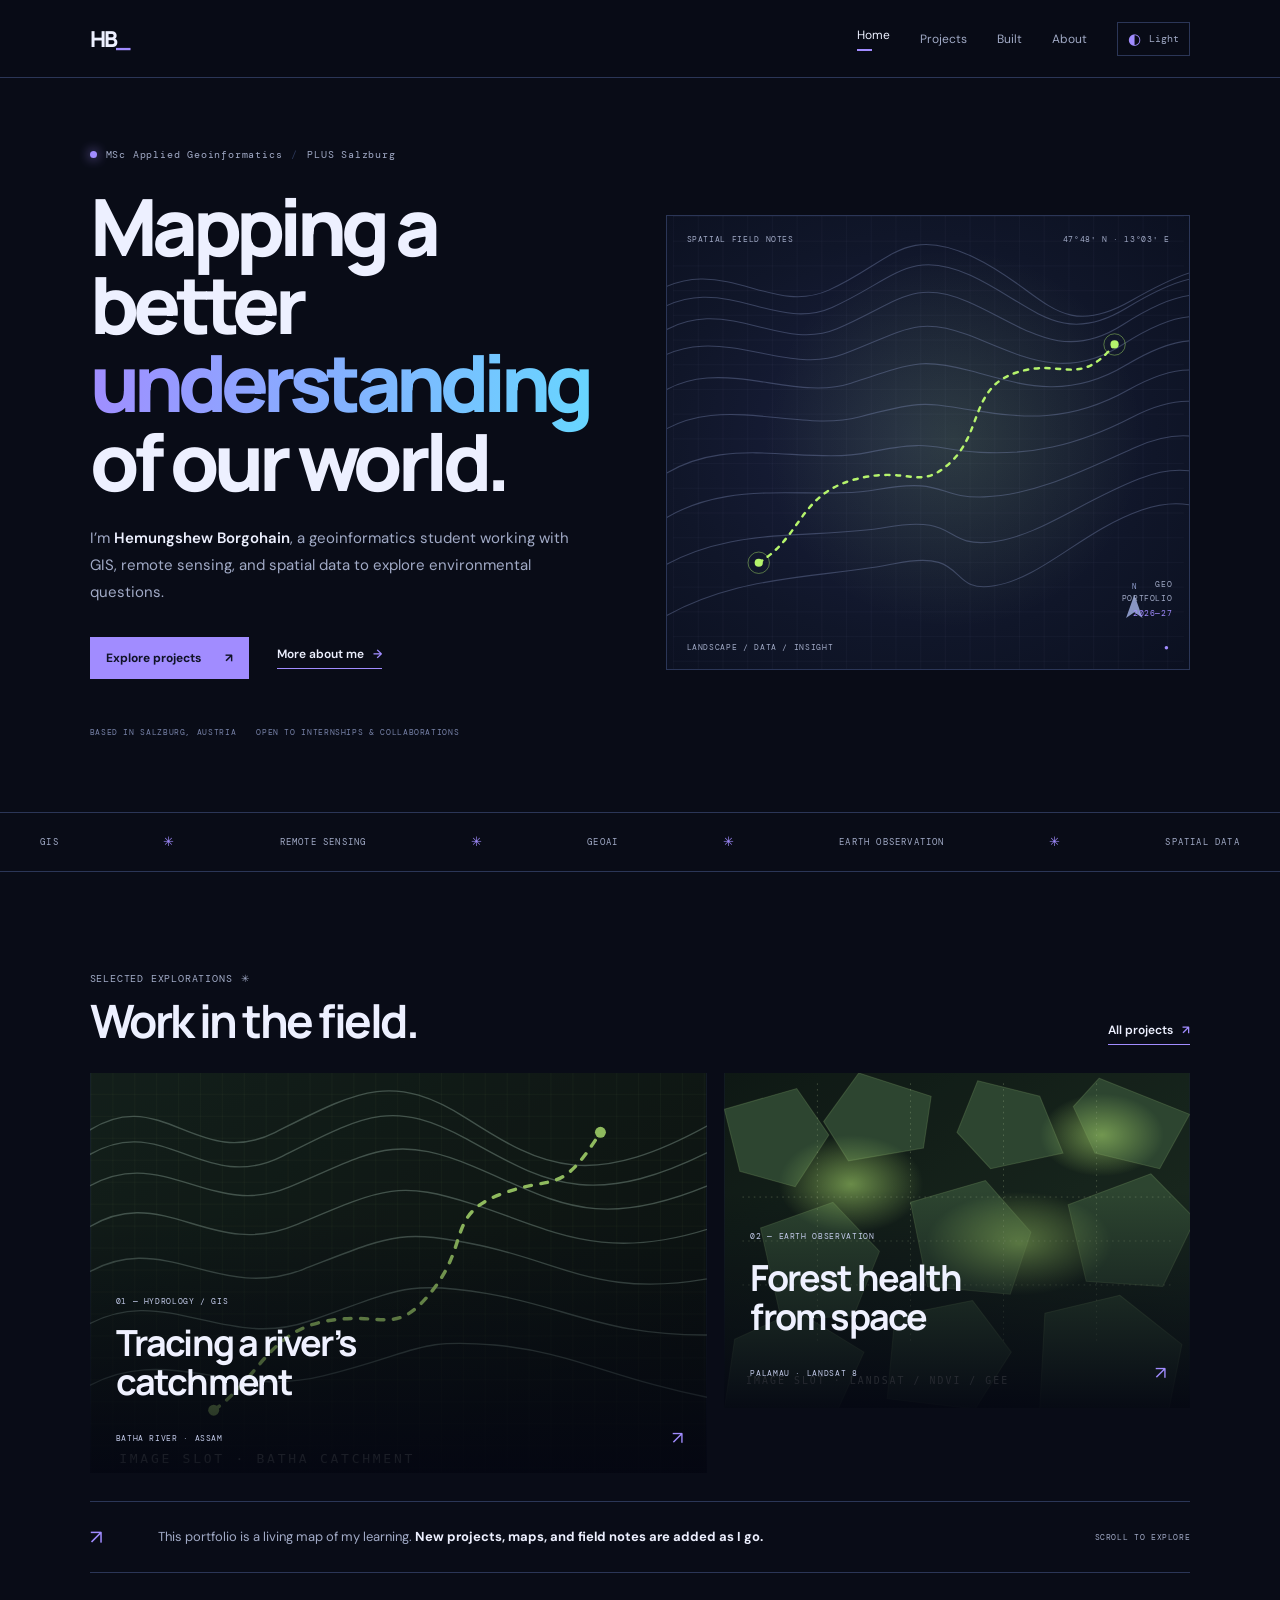
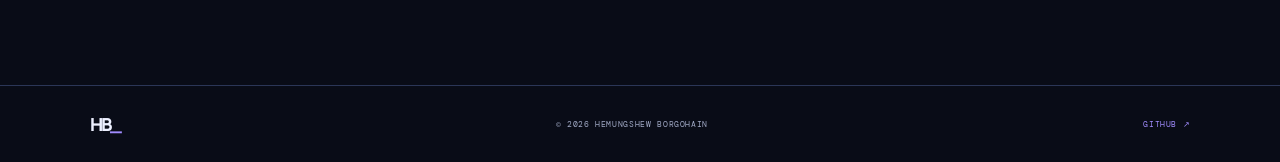
<file: index.html>
<!doctype html>
<html lang="en" data-theme="dark">
<head>
  <meta charset="utf-8">
  <meta name="viewport" content="width=device-width, initial-scale=1">
  <meta name="theme-color" content="#0b1110">
  <meta name="description" content="Hemungshew Borgohain — Applied Geoinformatics, GIS, remote sensing, and GeoAI portfolio.">
  <title>Hemungshew Borgohain | Geospatial Portfolio</title>
  <link rel="preconnect" href="https://fonts.googleapis.com">
  <link rel="preconnect" href="https://fonts.gstatic.com" crossorigin>
  <link href="https://fonts.googleapis.com/css2?family=DM+Mono:wght@400;500&family=DM+Sans:wght@400;500;600;700&family=Manrope:wght@400;500;600;700;800&display=swap" rel="stylesheet">
  <link rel="stylesheet" href="styles.css">
</head>
<body>
  <header class="site-header">
    <a class="brand" href="index.html" aria-label="Home">HB<span>_</span></a>
    <button class="menu-toggle" aria-expanded="false" aria-controls="site-nav" aria-label="Open navigation">☰</button>
    <nav id="site-nav" class="site-nav" aria-label="Main navigation">
      <a class="nav-link active" href="index.html">Home</a><a class="nav-link" href="projects.html">Projects</a><a class="nav-link" href="built.html">Built</a><a class="nav-link" href="about.html">About</a>
      <button class="theme-toggle" type="button" aria-label="Switch color theme" title="Switch color theme"><span class="theme-icon">◐</span><span class="theme-label">Light</span></button>
    </nav>
  </header>

  <main>
    <section class="hero wrap">
      <div class="hero-content">
        <p class="eyebrow"><span class="live-dot"></span> MSc Applied Geoinformatics <span class="eyebrow-divider">/</span> PLUS Salzburg</p>
        <h1>Mapping a better<br><span class="gradient-text">understanding</span><br>of our world.</h1>
        <p class="hero-intro">I’m <strong>Hemungshew Borgohain</strong>, a geoinformatics student working with GIS, remote sensing, and spatial data to explore environmental questions.</p>
        <div class="hero-cta"><a class="button button-primary" href="projects.html">Explore projects <span>↗</span></a><a class="underlink" href="about.html">More about me <span>→</span></a></div>
        <div class="hero-meta"><span>BASED IN SALZBURG, AUSTRIA</span><span>OPEN TO INTERNSHIPS & COLLABORATIONS</span></div>
      </div>
      <div class="hero-visual" aria-label="Abstract topographic map illustration">
        <div class="visual-top"><span>SPATIAL FIELD NOTES</span><span>47°48′ N · 13°03′ E</span></div>
        <svg class="topo-map" viewBox="0 0 620 550" role="img" aria-label="Contour lines with an analysis route">
          <defs><pattern id="grid" width="30" height="30" patternUnits="userSpaceOnUse"><path d="M30 0H0V30" fill="none" stroke="currentColor" stroke-opacity=".1"/></pattern><radialGradient id="glow"><stop stop-color="#b5f46c" stop-opacity=".13"/><stop offset="1" stop-color="#b5f46c" stop-opacity="0"/></radialGradient></defs>
          <rect width="620" height="550" fill="url(#grid)"/><circle cx="340" cy="270" r="230" fill="url(#glow)"/>
          <g fill="none" stroke="currentColor" stroke-opacity=".34" stroke-width="1.3">
            <path d="M-40 104C55 34 113 124 189 90S280 10 365 50s102 104 191 53 110-42 120-30"/><path d="M-35 125C55 58 119 144 193 111s94-73 168-39 108 89 189 40 110-42 122-25"/><path d="M-28 151C56 85 126 168 199 137s92-62 159-33 113 76 188 28 108-41 126-20"/>
            <path d="M-35 185C44 120 132 196 206 168s90-47 151-24 116 59 189 12 107-39 134-14"/><path d="M-30 226C46 160 140 228 216 203s85-31 145-15 116 37 189-7 107-33 136-6"/>
            <path d="M-31 274C47 208 147 265 226 244s80-17 139-8 115 16 188-25 105-23 137 5"/><path d="M-26 325C55 259 156 304 237 287s77-3 136 0 113-6 185-43 106-14 138 15"/>
            <path d="M-27 379C59 313 164 347 248 332s71 11 130 9 112-28 183-60 108-4 139 24"/><path d="M-32 438C61 372 171 394 259 378s68 24 126 18 109-49 181-77 109 7 138 36"/>
            <path d="M-34 501C68 432 179 441 270 422s61 37 120 27 107-67 179-92 108 17 137 44"/>
          </g>
          <path d="M104 421C156 390 153 338 220 320s78 16 117-21 24-91 80-109 75 20 119-34" fill="none" stroke="#b5f46c" stroke-width="3" stroke-dasharray="5 8" stroke-linecap="round"/>
          <g fill="#b5f46c"><circle cx="104" cy="421" r="5"/><circle cx="536" cy="156" r="5"/></g><g fill="none" stroke="#b5f46c" stroke-opacity=".5"><circle cx="104" cy="421" r="13"/><circle cx="536" cy="156" r="13"/></g>
          <g transform="translate(550 460)" fill="currentColor"><path d="M0 28 10 0l10 28-10-7z"/><text x="7" y="-7" font-family="monospace" font-size="10">N</text></g>
        </svg>
        <div class="visual-bottom"><span>LANDSCAPE / DATA / INSIGHT</span><span class="coord-dot">●</span></div>
        <span class="visual-stamp">GEO<br>PORTFOLIO<br><b>2026—27</b></span>
      </div>
    </section>

    <section class="ticker" aria-label="Areas of interest"><div class="ticker-inner"><span>GIS</span><i>✳</i><span>REMOTE SENSING</span><i>✳</i><span>GEOAI</span><i>✳</i><span>EARTH OBSERVATION</span><i>✳</i><span>SPATIAL DATA</span></div></section>

    <section class="section wrap featured-section">
      <div class="section-head"><div><p class="eyebrow">SELECTED EXPLORATIONS <span class="lime">✳</span></p><h2>Work in the field.</h2></div><a class="underlink" href="projects.html">All projects <span>↗</span></a></div>
      <div class="featured-grid">
        <a class="feature-card feature-large" href="projects.html#batha"><img src="assets/batha-placeholder.svg" alt="Topographic placeholder for Batha River catchment project"><div class="feature-overlay"><span class="card-kicker">01 — HYDROLOGY / GIS</span><h3>Tracing a river’s<br>catchment</h3><span class="card-foot">BATHA RIVER · ASSAM <b>↗</b></span></div></a>
        <a class="feature-card" href="projects.html#palamau"><img src="assets/palamau-placeholder.svg" alt="Satellite vegetation placeholder for Palamau remote sensing project"><div class="feature-overlay"><span class="card-kicker">02 — EARTH OBSERVATION</span><h3>Forest health<br>from space</h3><span class="card-foot">PALAMAU · LANDSAT 8 <b>↗</b></span></div></a>
      </div>
      <div class="home-note"><span class="note-mark">↗</span><p>This portfolio is a living map of my learning. <strong>New projects, maps, and field notes are added as I go.</strong></p><span class="note-count">SCROLL TO EXPLORE</span></div>
    </section>
  </main>

  <footer class="site-footer"><div class="wrap footer-inner"><a class="brand" href="index.html">HB<span>_</span></a><span>© <span data-current-year>2026</span> HEMUNGSHEW BORGOHAIN</span><a class="footer-link" href="https://github.com/hemungshewborgohain7777" target="_blank" rel="noopener noreferrer">GITHUB ↗</a></div></footer>
  <script src="app.js" defer></script>
</body>
</html>
</file>
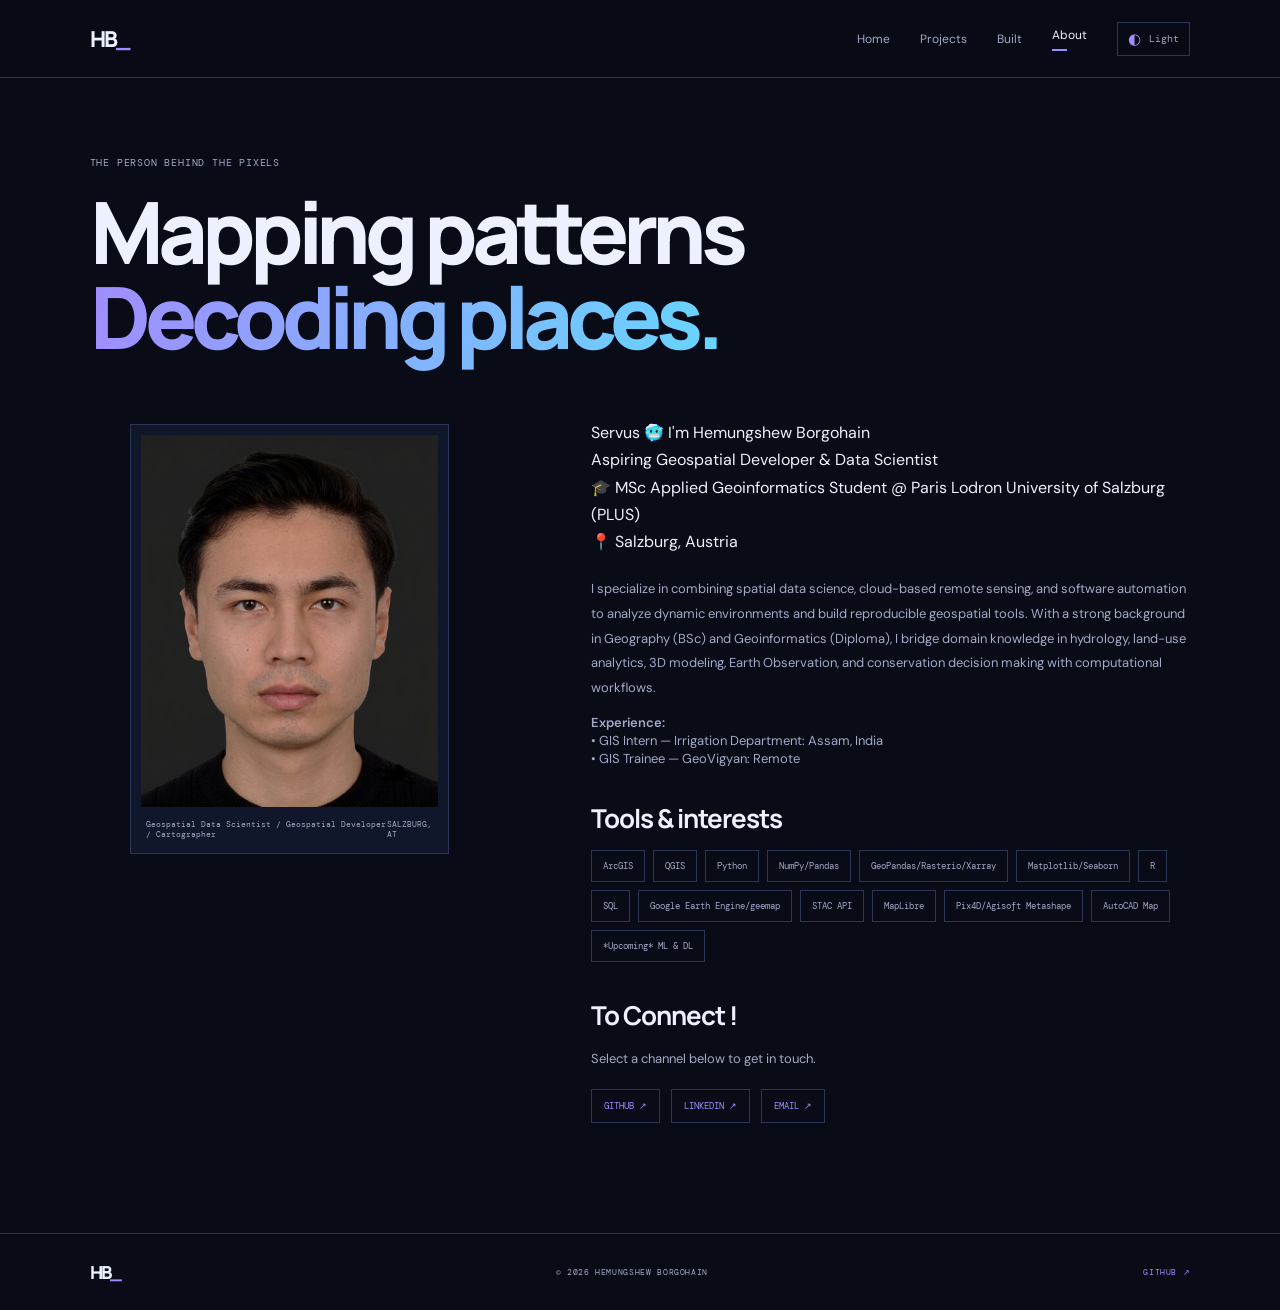
<file: about.html>
<!doctype html>
<html lang="en" data-theme="dark">
<head>
  <meta charset="utf-8">
  <meta name="viewport" content="width=device-width, initial-scale=1">
  <meta name="theme-color" content="#0b1110">
  <meta name="description" content="About Hemungshew Borgohain, MSc Applied Geoinformatics student at PLUS Salzburg.">
  <title>About | Hemungshew Borgohain</title>
  <link rel="preconnect" href="https://fonts.googleapis.com">
  <link rel="preconnect" href="https://fonts.gstatic.com" crossorigin>
  <link href="https://fonts.googleapis.com/css2?family=DM+Mono:wght@400;500&family=DM+Sans:wght@400;500;600;700&family=Manrope:wght@400;500;600;700;800&display=swap" rel="stylesheet">
  <link rel="stylesheet" href="styles.css">
</head>
<body>
  <header class="site-header">
    <a class="brand" href="index.html" aria-label="Home">HB<span>_</span></a>
    <button class="menu-toggle" aria-expanded="false" aria-controls="site-nav" aria-label="Open navigation">☰</button>
    <nav id="site-nav" class="site-nav" aria-label="Main navigation">
      <a class="nav-link" href="index.html">Home</a><a class="nav-link" href="projects.html">Projects</a><a class="nav-link" href="built.html">Built</a><a class="nav-link active" href="about.html">About</a>
      <button class="theme-toggle" type="button" aria-label="Switch color theme" title="Switch color theme"><span class="theme-icon">◐</span><span class="theme-label">Light</span></button>
    </nav>
  </header>

  <main class="wrap page-main">
    <section class="page-intro">
      <p class="eyebrow">THE PERSON BEHIND THE PIXELS</p>
      <h1>Mapping patterns<br><span class="gradient-text">Decoding places.</span></h1>
    </section>

    <div class="about-grid">
      <figure class="profile-frame">
        <img src="assets/etpfp.png" alt="Professional portrait of Hemungshew Borgohain">
        <figcaption class="profile-caption">
          <span>Geospatial Data Scientist / Geospatial Developer / Cartographer</span>
          <span>SALZBURG, AT</span>
        </figcaption>
      </figure>

      <div class="about-copy">
        <p class="page-lead">Servus 🥶 I'm Hemungshew Borgohain<br>
        Aspiring Geospatial Developer & Data Scientist<br>
        🎓 MSc Applied Geoinformatics Student @ Paris Lodron University of Salzburg (PLUS)<br>
        📍 Salzburg, Austria</p>

        <p>I specialize in combining spatial data science, cloud-based remote sensing, and software automation to analyze dynamic environments and build reproducible geospatial tools. With a strong background in Geography (BSc) and Geoinformatics (Diploma), I bridge domain knowledge in hydrology, land-use analytics, 3D modeling, Earth Observation, and conservation decision making with computational workflows.</p>

        <p style="margin: 0 !important; padding: 0 !important; line-height: 1.4; font-weight: 600;">Experience:</p>
        <p style="margin: 0 !important; padding: 0 !important; line-height: 1.4;">• GIS Intern — Irrigation Department: Assam, India</p>
        <p style="margin: 0 !important; padding: 0 !important; line-height: 1.4;">• GIS Trainee — GeoVigyan: Remote</p>

        <h2 style="margin-top: 2rem;">Tools & interests</h2>
        <div class="skill-cloud">
          <span>ArcGIS</span><span>QGIS</span><span>Python</span><span>NumPy/Pandas</span><span>GeoPandas/Rasterio/Xarray</span><span>Matplotlib/Seaborn</span><span>R</span><span>SQL</span><span>Google Earth Engine/geemap</span><span>STAC API</span><span>MapLibre</span><span>Pix4D/Agisoft Metashape</span><span>AutoCAD Map</span><span>*Upcoming* ML & DL</span>
        </div>

        <h2>To Connect !</h2>
        <p>Select a channel below to get in touch.</p>
        <div class="contact-links">
          <a href="https://github.com/hemungshewborgohain7777" target="_blank" rel="noopener noreferrer">GITHUB ↗</a>
          <a href="https://www.linkedin.com/in/et7777/" target="_blank" rel="noopener noreferrer">LINKEDIN ↗</a>
          <a href="https://mail.google.com/mail/?view=cm&fs=1&to=hemungshewborgohain7777@gmail.com" target="_blank" rel="noopener noreferrer">EMAIL ↗</a>
        </div>
      </div>
    </div>
  </main>

  <footer class="site-footer">
    <div class="wrap footer-inner">
      <a class="brand" href="index.html">HB<span>_</span></a>
      <span>© <span data-current-year>2026</span> HEMUNGSHEW BORGOHAIN</span>
      <a class="footer-link" href="https://github.com/hemungshewborgohain7777" target="_blank" rel="noopener noreferrer">GITHUB ↗</a>
    </div>
  </footer>

  <script src="app.js" defer></script>
</body>
</html>
</file>
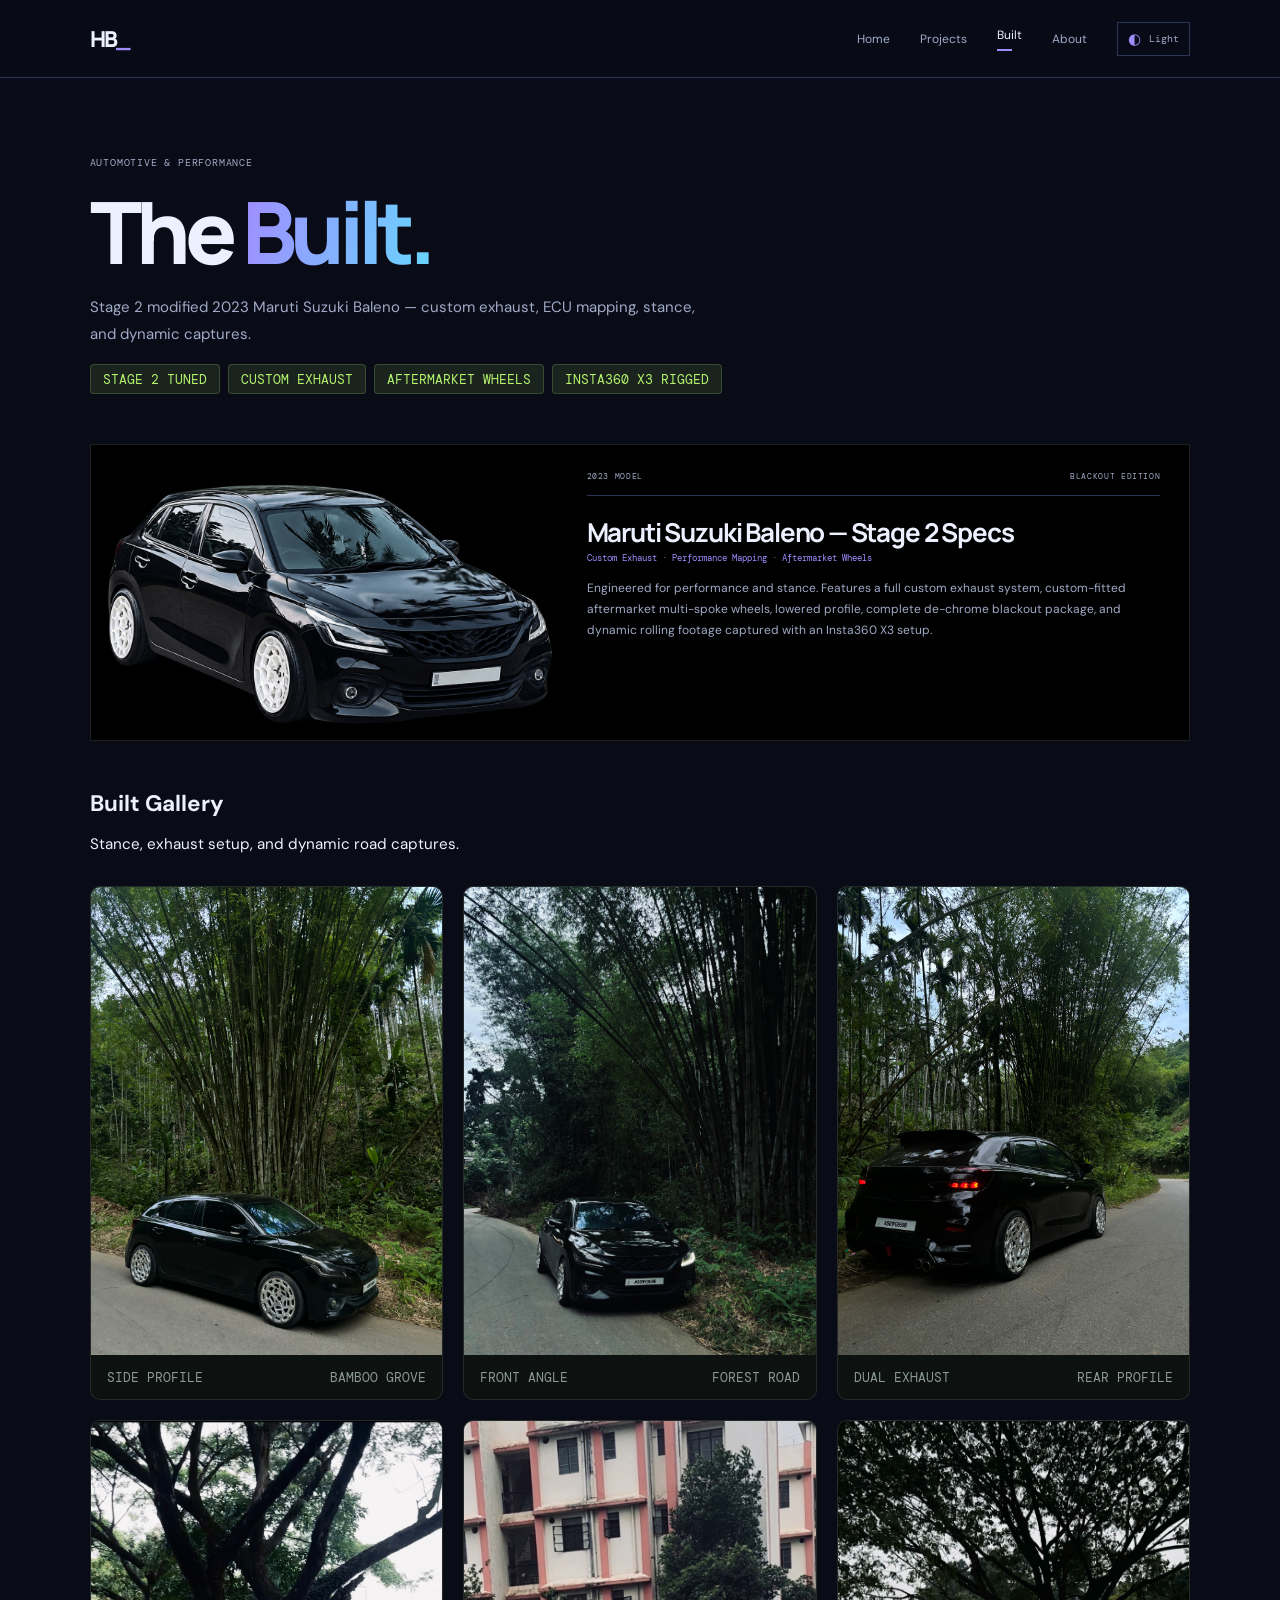
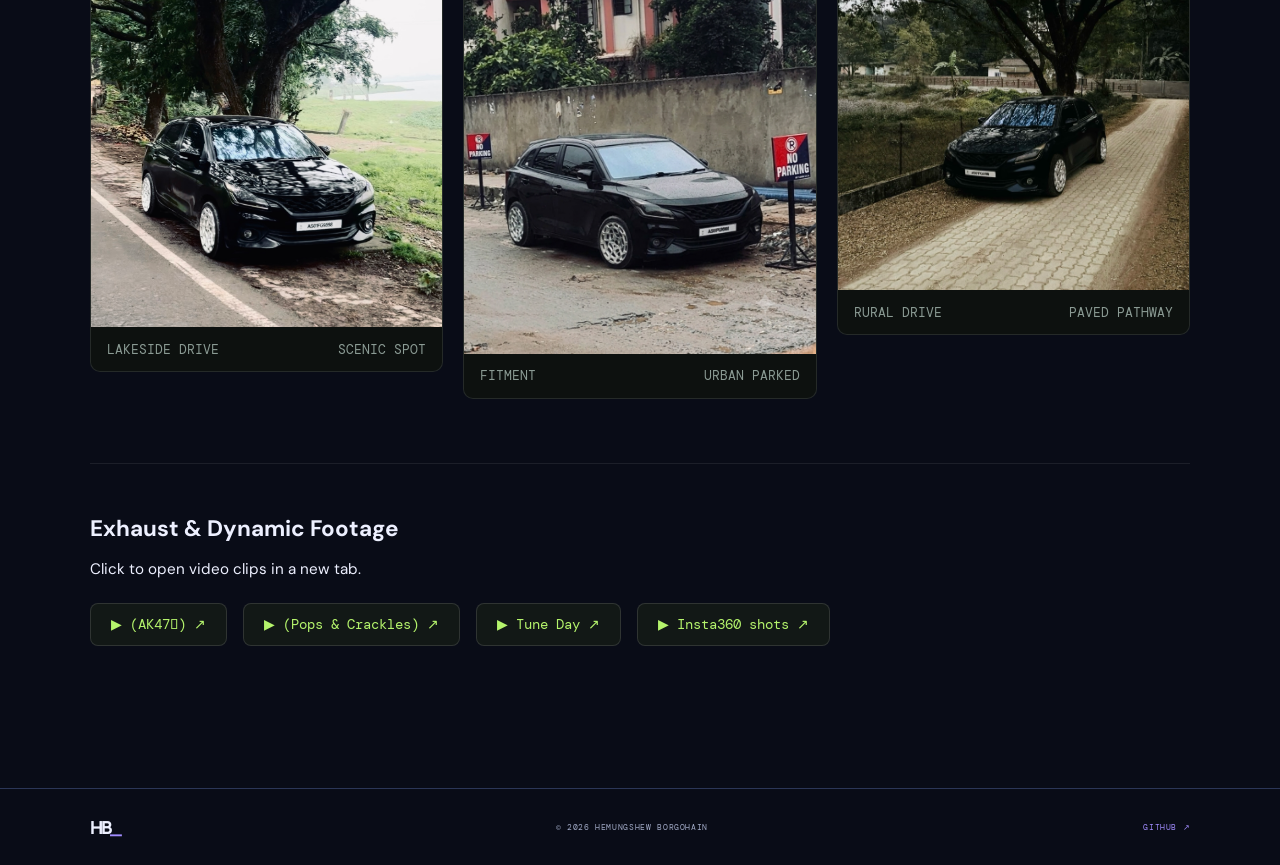
<file: built.html>
<!doctype html>
<html lang="en" data-theme="dark">
<head>
  <meta charset="utf-8">
  <meta name="viewport" content="width=device-width, initial-scale=1">
  <meta name="theme-color" content="#0b1110">
  <meta name="description" content="Stage 2 Maruti Suzuki Baleno built gallery, custom exhaust, performance specs, and media captures.">
  <title>Builts & Media | Hemungshew Borgohain</title>
  <link rel="preconnect" href="https://fonts.googleapis.com">
  <link rel="preconnect" href="https://fonts.gstatic.com" crossorigin>
  <link href="https://fonts.googleapis.com/css2?family=DM+Mono:wght@400;500&family=DM+Sans:wght@400;500;600;700&family=Manrope:wght@400;500;600;700;800&display=swap" rel="stylesheet">
  <link rel="stylesheet" href="styles.css">
  <style>
    /* Continuous Masonry Collage Layout */
    .built-collage {
      column-count: 3;
      column-gap: 1.25rem;
      margin-top: 2rem;
    }

    @media (max-width: 900px) {
      .built-collage {
        column-count: 2;
      }
    }

    @media (max-width: 550px) {
      .built-collage {
        column-count: 1;
      }
    }

    .collage-card {
      break-inside: avoid;
      margin-bottom: 1.25rem;
      border-radius: 10px;
      overflow: hidden;
      background: var(--bg-card, #121816);
      border: 1px solid var(--border-color, rgba(255, 255, 255, 0.08));
      transition: transform 0.3s ease, border-color 0.3s ease, box-shadow 0.3s ease;
    }

    .collage-card:hover {
      transform: translateY(-4px);
      border-color: rgba(181, 244, 108, 0.4);
      box-shadow: 0 12px 30px rgba(0, 0, 0, 0.4);
    }

    .collage-card img {
      width: 100%;
      height: auto; /* Natural aspect ratio preserves full image detail */
      display: block;
    }

    .collage-meta {
      padding: 0.85rem 1rem;
      font-family: 'DM Mono', monospace;
      font-size: 0.8rem;
      color: var(--text-muted, #8b9b94);
      display: flex;
      justify-content: space-between;
      align-items: center;
      background: rgba(0, 0, 0, 0.3);
    }

    .spec-pills {
      display: flex;
      flex-wrap: wrap;
      gap: 0.5rem;
      margin-top: 1rem;
    }

    .spec-pills span {
      font-family: 'DM Mono', monospace;
      font-size: 0.8rem;
      padding: 0.35rem 0.75rem;
      background: rgba(181, 244, 108, 0.1);
      color: #b5f46c;
      border-radius: 4px;
      border: 1px solid rgba(181, 244, 108, 0.2);
    }
  </style>
</head>
<body>
  <header class="site-header">
    <a class="brand" href="index.html" aria-label="Home">HB<span>_</span></a>
    <button class="menu-toggle" aria-expanded="false" aria-controls="site-nav" aria-label="Open navigation">☰</button>
    <nav id="site-nav" class="site-nav" aria-label="Main navigation">
      <a class="nav-link" href="index.html">Home</a><a class="nav-link" href="projects.html">Projects</a><a class="nav-link active" href="built.html">Built</a><a class="nav-link" href="about.html">About</a>
      <button class="theme-toggle" type="button" aria-label="Switch color theme" title="Switch color theme"><span class="theme-icon">◐</span><span class="theme-label">Light</span></button>
    </nav>
  </header>

  <main class="wrap page-main">
    <section class="page-intro">
      <p class="eyebrow">AUTOMOTIVE & PERFORMANCE</p>
      <h1>The <span class="gradient-text">Built.</span></h1>
      <p class="page-lead">Stage 2 modified 2023 Maruti Suzuki Baleno — custom exhaust, ECU mapping, stance, and dynamic captures.</p>
      
      <div class="spec-pills">
        <span>STAGE 2 TUNED</span>
        <span>CUSTOM EXHAUST</span>
        <span>AFTERMARKET WHEELS</span>
        <span>INSTA360 X3 RIGGED</span>
      </div>
    </section>
    
<!-- Main Spec Banner (Pitch Black Background) -->
    <article class="project-card" style="margin-top: 2rem; background: #000000; border-color: rgba(255, 255, 255, 0.12);">
      <div class="project-image" style="background: #000000;">
        <img src="assets/CB9F7B52-0C21-4869-883A-0AD70C4A7409.PNG" alt="Stage 2 Baleno Spec Render">
      </div>
      <div class="project-info" style="background: #000000;">
        <div class="project-meta">
          <span>2023 MODEL</span>
          <span>BLACKOUT EDITION</span>
        </div>
        <h2>Maruti Suzuki Baleno — Stage 2 Specs</h2>
        <p class="project-location">Custom Exhaust · Performance Mapping · Aftermarket Wheels</p>
        <p class="project-summary">
          Engineered for performance and stance. Features a full custom exhaust system, custom-fitted aftermarket multi-spoke wheels, lowered profile, complete de-chrome blackout package, and dynamic rolling footage captured with an Insta360 X3 setup.
        </p>
      </div>
    </article>

    <!-- Full Build Collage -->
    <h2 style="margin-top: 3rem; margin-bottom: 0.5rem;">Built Gallery</h2>
    <p style="color: var(--text-muted); font-size: 0.95rem; margin-bottom: 1.5rem;">Stance, exhaust setup, and dynamic road captures.</p>

    <div class="built-collage">

      <!-- 1. Bamboo Grove Profile -->
      <div class="collage-card">
        <img src="assets/IMG_1241.jpeg" alt="Stage 2 Baleno side angle in bamboo grove">
        <div class="collage-meta">
          <span>SIDE PROFILE</span>
          <span>BAMBOO GROVE</span>
        </div>
      </div>

     
        <!-- 6. Lakeside Scenic Drive -->
      <div class="collage-card">
        <img src="assets/IMG_0673.jpg" alt="Scenic lakeside view under tree shade">
        <div class="collage-meta">
          <span>LAKESIDE DRIVE</span>
          <span>SCENIC SPOT</span>
        </div>
      </div>

      <!-- 3. Low Front Forest Road Angle -->
      <div class="collage-card">
        <img src="assets/IMG_1234 2.jpeg" alt="Front low angle on forest road">
        <div class="collage-meta">
          <span>FRONT ANGLE</span>
          <span>FOREST ROAD</span>
        </div>
      </div>

      <!-- 4. Urban Street Stance
      <div class="collage-card">
        <img src="assets/IMG_7306.jpg" alt="Frontal view in urban street setting">
        <div class="collage-meta">
          <span>STANCE</span>
          <span>BLACKOUT FRONT</span>
        </div>
      </div> -->

      <!-- 5. Parked Fitment View -->
      <div class="collage-card">
        <img src="assets/IMG_0278.png" alt="Parked side-front angle view showing wheel fitment">
        <div class="collage-meta">
          <span>FITMENT</span>
          <span>URBAN PARKED</span>
        </div>
      </div>

       <!-- 2. Dual Exhaust Rear Profile -->
         <div class="collage-card">
        <img src="assets/IMG_1243.jpeg" alt="Rear view with custom dual exhaust tips">
        <div class="collage-meta">
          <span>DUAL EXHAUST</span>
          <span>REAR PROFILE</span>
        </div>
      </div>


      <!-- 7. Rural Pathway View -->
      <div class="collage-card">
        <img src="assets/IMG_7306.jpg" alt="Parked along cobblestone pathway under trees">
        <div class="collage-meta">
          <span>RURAL DRIVE</span>
          <span>PAVED PATHWAY</span>
        </div>
      </div>

    </div>

    <!-- Video Links Section -->
    <section style="margin-top: 4rem; margin-bottom: 2rem; padding-top: 2rem; border-top: 1px solid var(--border-color, rgba(255, 255, 255, 0.08));">
      <h2 style="margin-bottom: 0.5rem;">Exhaust & Dynamic Footage</h2>
      <p style="color: var(--text-muted); font-size: 0.95rem; margin-bottom: 1.5rem;">Click to open video clips in a new tab.</p>
      
      <div style="display: flex; flex-wrap: wrap; gap: 1rem;">
        <!-- Local MP4 Links -->
        <a href="assets/slowhip2.MP4" target="_blank" rel="noopener noreferrer" style="display: inline-flex; align-items: center; gap: 0.5rem; padding: 0.75rem 1.25rem; background: var(--bg-card, #121816); border: 1px solid var(--border-color, rgba(255, 255, 255, 0.12)); border-radius: 8px; color: #b5f46c; font-family: 'DM Mono', monospace; font-size: 0.85rem; text-decoration: none; transition: background 0.2s ease, border-color 0.2s ease;">
          <span>▶</span> (AK47🫪) ↗
        </a>
        <a href="assets/slowhip1.MP4" target="_blank" rel="noopener noreferrer" style="display: inline-flex; align-items: center; gap: 0.5rem; padding: 0.75rem 1.25rem; background: var(--bg-card, #121816); border: 1px solid var(--border-color, rgba(255, 255, 255, 0.12)); border-radius: 8px; color: #b5f46c; font-family: 'DM Mono', monospace; font-size: 0.85rem; text-decoration: none; transition: background 0.2s ease, border-color 0.2s ease;">
          <span>▶</span> (Pops & Crackles) ↗
        </a>

        <!-- YouTube Links -->
        <a href="https://youtube.com/shorts/XOsG94dz6dU?si=a-RpAi0HvpXAkrOf" target="_blank" rel="noopener noreferrer" style="display: inline-flex; align-items: center; gap: 0.5rem; padding: 0.75rem 1.25rem; background: var(--bg-card, #121816); border: 1px solid var(--border-color, rgba(255, 255, 255, 0.12)); border-radius: 8px; color: #b5f46c; font-family: 'DM Mono', monospace; font-size: 0.85rem; text-decoration: none; transition: background 0.2s ease, border-color 0.2s ease;">
          <span>▶</span> Tune Day ↗
        </a>
        <a href="https://youtube.com/shorts/HjiajpumoDo?si=hd88qeY3TW7XSif3" target="_blank" rel="noopener noreferrer" style="display: inline-flex; align-items: center; gap: 0.5rem; padding: 0.75rem 1.25rem; background: var(--bg-card, #121816); border: 1px solid var(--border-color, rgba(255, 255, 255, 0.12)); border-radius: 8px; color: #b5f46c; font-family: 'DM Mono', monospace; font-size: 0.85rem; text-decoration: none; transition: background 0.2s ease, border-color 0.2s ease;">
          <span>▶</span> Insta360 shots ↗
        </a>
      </div>
    </section>

  </main>

  <footer class="site-footer">
    <div class="wrap footer-inner">
      <a class="brand" href="index.html">HB<span>_</span></a>
      <span>© <span data-current-year>2026</span> HEMUNGSHEW BORGOHAIN</span>
      <a class="footer-link" href="https://github.com/hemungshewborgohain7777" target="_blank" rel="noopener noreferrer">GITHUB ↗</a>
    </div>
  </footer>

  <script src="app.js" defer></script>
</body>
</html>
</file>
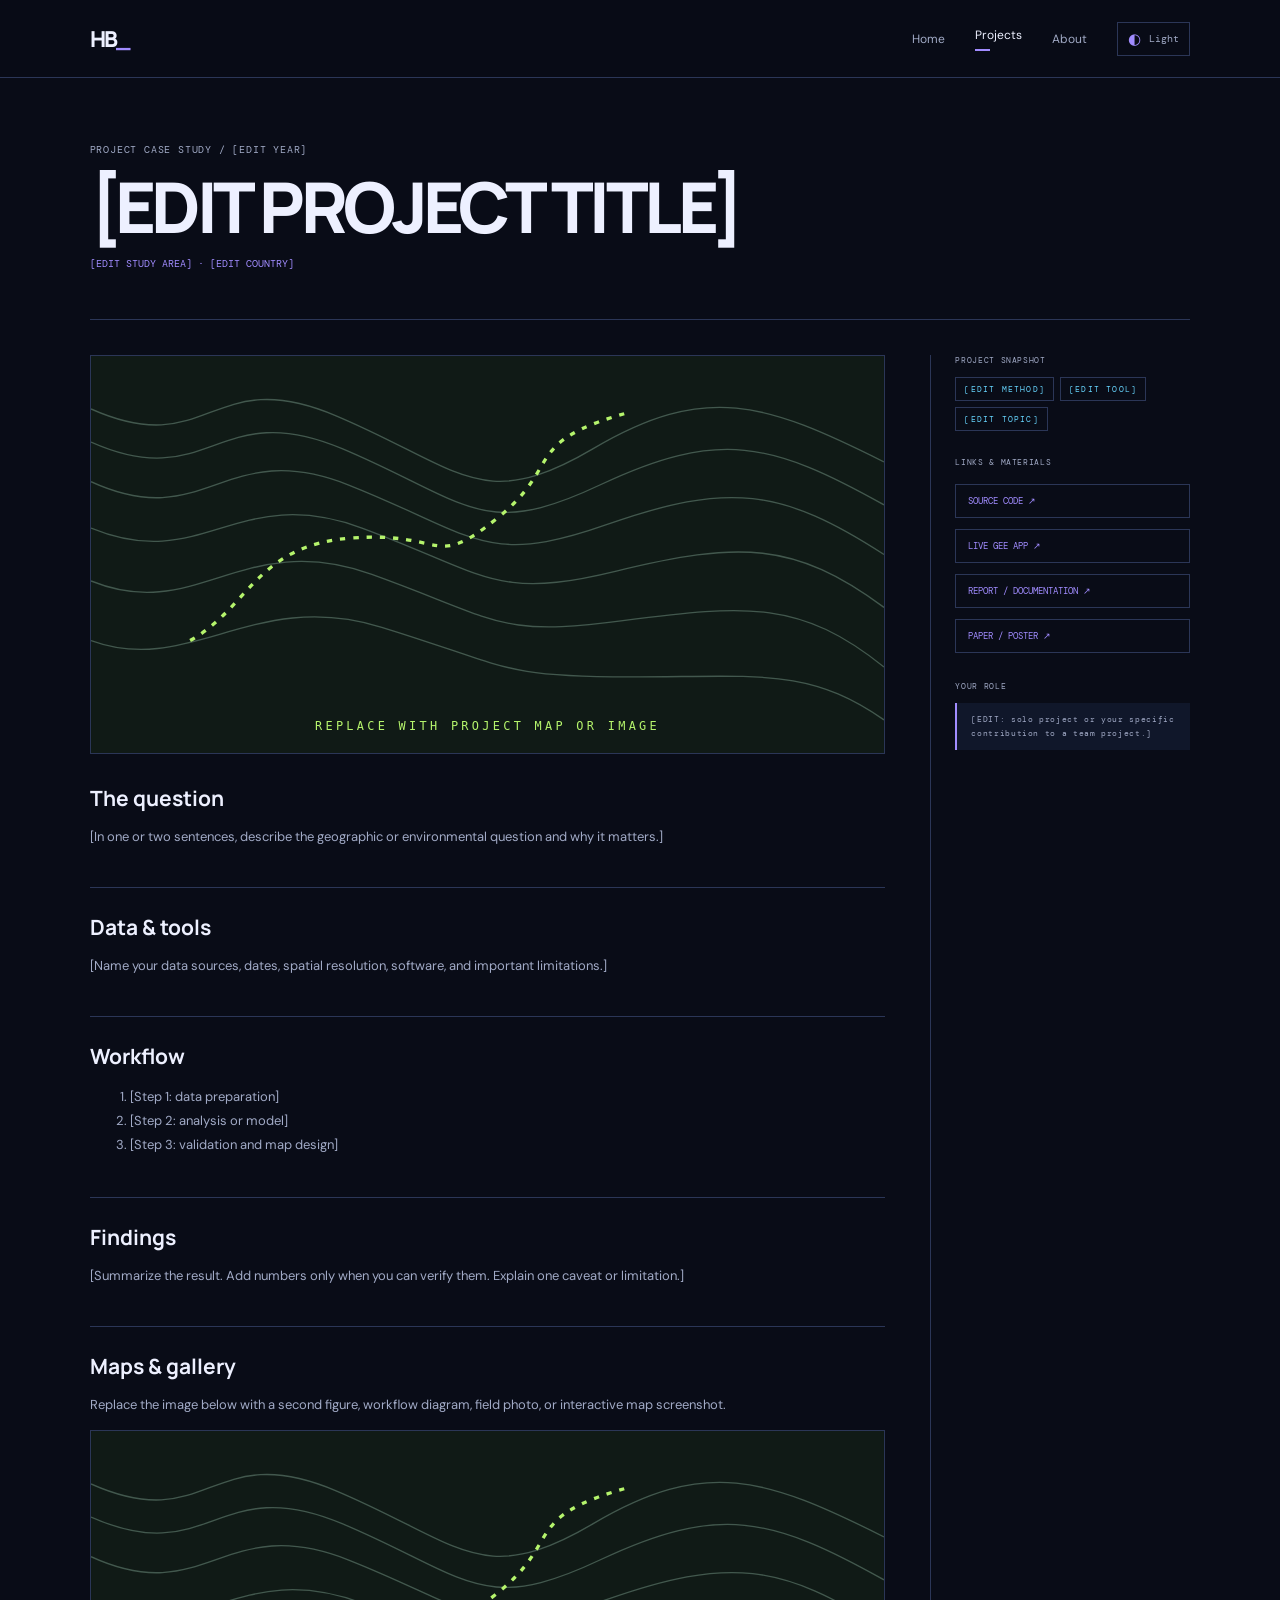
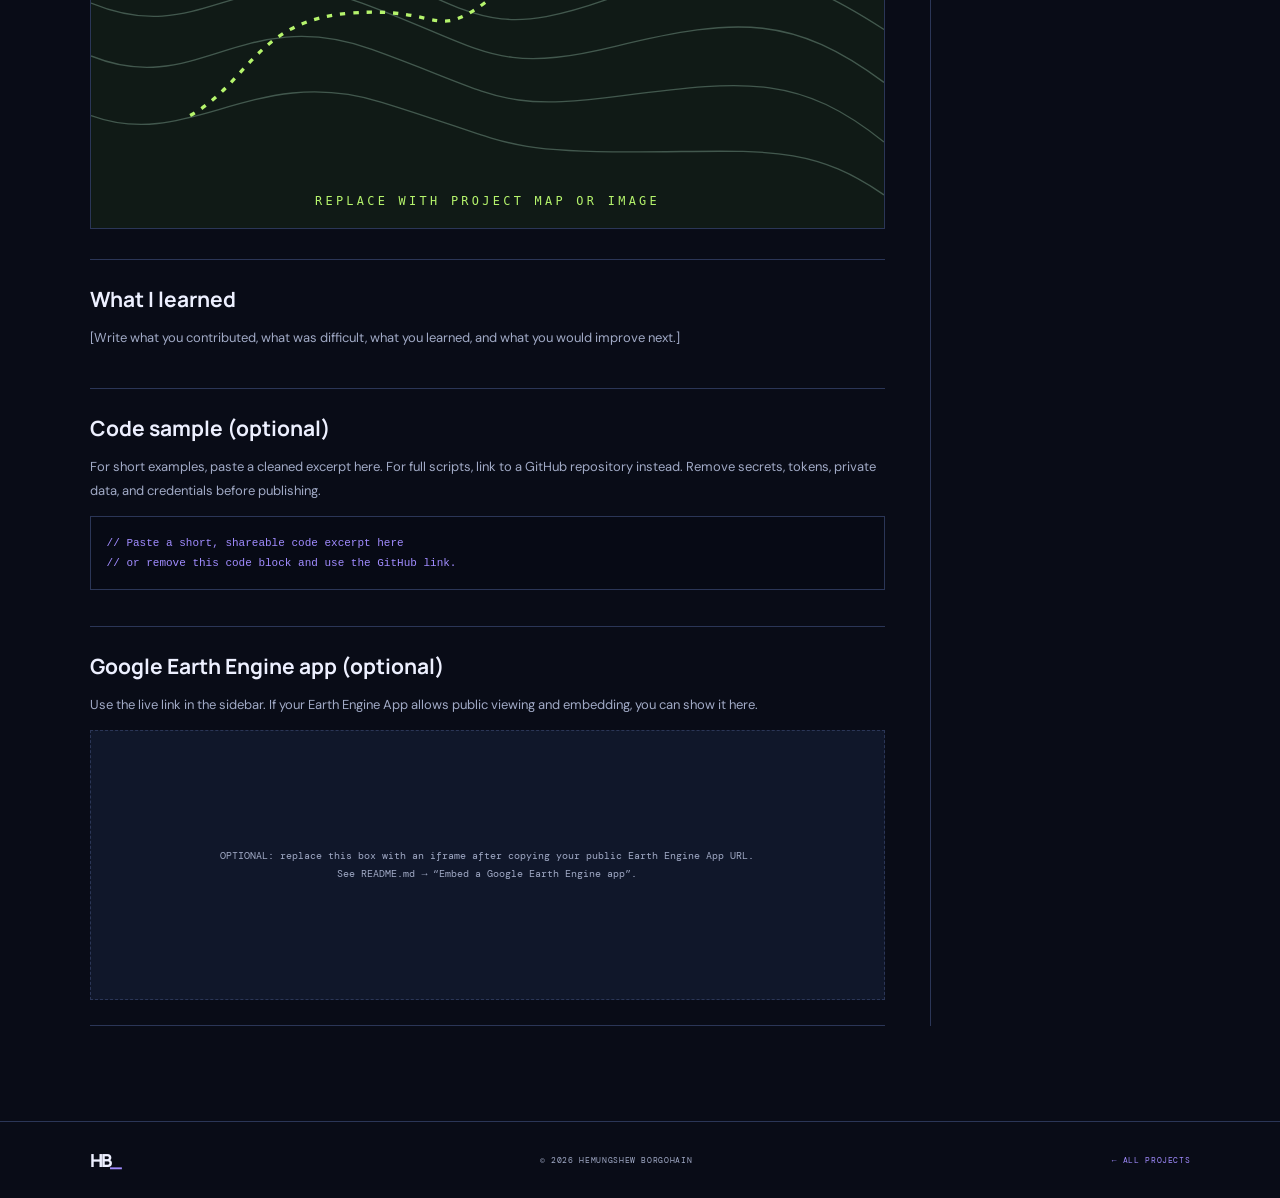
<file: project-template.html>
<!doctype html>
<html lang="en" data-theme="dark">
<head><meta charset="utf-8"><meta name="viewport" content="width=device-width, initial-scale=1"><meta name="theme-color" content="#0b1110"><meta name="description" content="Project case study template — edit this page with your project details."><title>Project Case Study | Hemungshew Borgohain</title><link rel="preconnect" href="https://fonts.googleapis.com"><link rel="preconnect" href="https://fonts.gstatic.com" crossorigin><link href="https://fonts.googleapis.com/css2?family=DM+Mono:wght@400;500&family=DM+Sans:wght@400;500;600;700&family=Manrope:wght@400;500;600;700;800&display=swap" rel="stylesheet"><link rel="stylesheet" href="styles.css"></head>
<body>
  <header class="site-header"><a class="brand" href="index.html" aria-label="Home">HB<span>_</span></a><button class="menu-toggle" aria-expanded="false" aria-controls="site-nav" aria-label="Open navigation">☰</button><nav id="site-nav" class="site-nav" aria-label="Main navigation"><a class="nav-link" href="index.html">Home</a><a class="nav-link active" href="projects.html">Projects</a><a class="nav-link" href="about.html">About</a><button class="theme-toggle" type="button" aria-label="Switch color theme" title="Switch color theme"><span class="theme-icon">◐</span><span class="theme-label">Light</span></button></nav></header>
  <main class="wrap">
    <!-- EDIT THIS PAGE: replace every [EDIT ...] instruction with your project details. -->
    <section class="template-hero"><p class="eyebrow">PROJECT CASE STUDY / [EDIT YEAR]</p><h1>[EDIT PROJECT TITLE]</h1><p class="project-location">[EDIT STUDY AREA] · [EDIT COUNTRY]</p></section>
    <div class="template-layout">
      <div class="template-content">
        <img class="template-image" src="assets/project-detail-placeholder.svg" alt="Replace with the main map or project image">
        <section><h2>The question</h2><p>[In one or two sentences, describe the geographic or environmental question and why it matters.]</p></section>
        <section><h2>Data & tools</h2><p>[Name your data sources, dates, spatial resolution, software, and important limitations.]</p></section>
        <section><h2>Workflow</h2><ol><li>[Step 1: data preparation]</li><li>[Step 2: analysis or model]</li><li>[Step 3: validation and map design]</li></ol></section>
        <section><h2>Findings</h2><p>[Summarize the result. Add numbers only when you can verify them. Explain one caveat or limitation.]</p></section>
        <section><h2>Maps & gallery</h2><p>Replace the image below with a second figure, workflow diagram, field photo, or interactive map screenshot.</p><img class="template-image" src="assets/project-gallery-placeholder.svg" alt="Replace with a supporting map or project photo"></section>
        <section><h2>What I learned</h2><p>[Write what you contributed, what was difficult, what you learned, and what you would improve next.]</p></section>
        <section><h2>Code sample (optional)</h2><p>For short examples, paste a cleaned excerpt here. For full scripts, link to a GitHub repository instead. Remove secrets, tokens, private data, and credentials before publishing.</p><pre class="code-placeholder"><code>// Paste a short, shareable code excerpt here
// or remove this code block and use the GitHub link.</code></pre></section>
        <section><h2>Google Earth Engine app (optional)</h2><p>Use the live link in the sidebar. If your Earth Engine App allows public viewing and embedding, you can show it here.</p><div class="embed-placeholder">OPTIONAL: replace this box with an iframe after copying your public Earth Engine App URL.<br>See README.md → “Embed a Google Earth Engine app”.</div>
          <!-- OPTIONAL GEE EMBED: after checking the app's access settings, replace APP_URL and uncomment:
          <iframe class="gee-frame" src="APP_URL" title="Interactive Google Earth Engine map" loading="lazy" allowfullscreen></iframe>
          -->
        </section>
      </div>
      <aside class="template-sidebar"><p class="template-section-label">PROJECT SNAPSHOT</p><div class="tag-row"><span>[EDIT METHOD]</span><span>[EDIT TOOL]</span><span>[EDIT TOPIC]</span></div><p class="template-section-label">LINKS & MATERIALS</p><div class="contact-links"><a href="https://YOUR-GITHUB-REPOSITORY">SOURCE CODE ↗</a><a href="https://YOUR-GEE-APP-URL">LIVE GEE APP ↗</a><a href="https://YOUR-DOCUMENTATION-LINK">REPORT / DOCUMENTATION ↗</a><a href="https://YOUR-PUBLICATION-LINK">PAPER / POSTER ↗</a></div><p class="template-section-label" style="margin-top:28px">YOUR ROLE</p><p class="template-note">[EDIT: solo project or your specific contribution to a team project.]</p></aside>
    </div>
  </main>
  <footer class="site-footer"><div class="wrap footer-inner"><a class="brand" href="index.html">HB<span>_</span></a><span>© <span data-current-year>2026</span> HEMUNGSHEW BORGOHAIN</span><a class="footer-link" href="projects.html">← ALL PROJECTS</a></div></footer>
  <script src="app.js" defer></script>
</body></html>
</file>
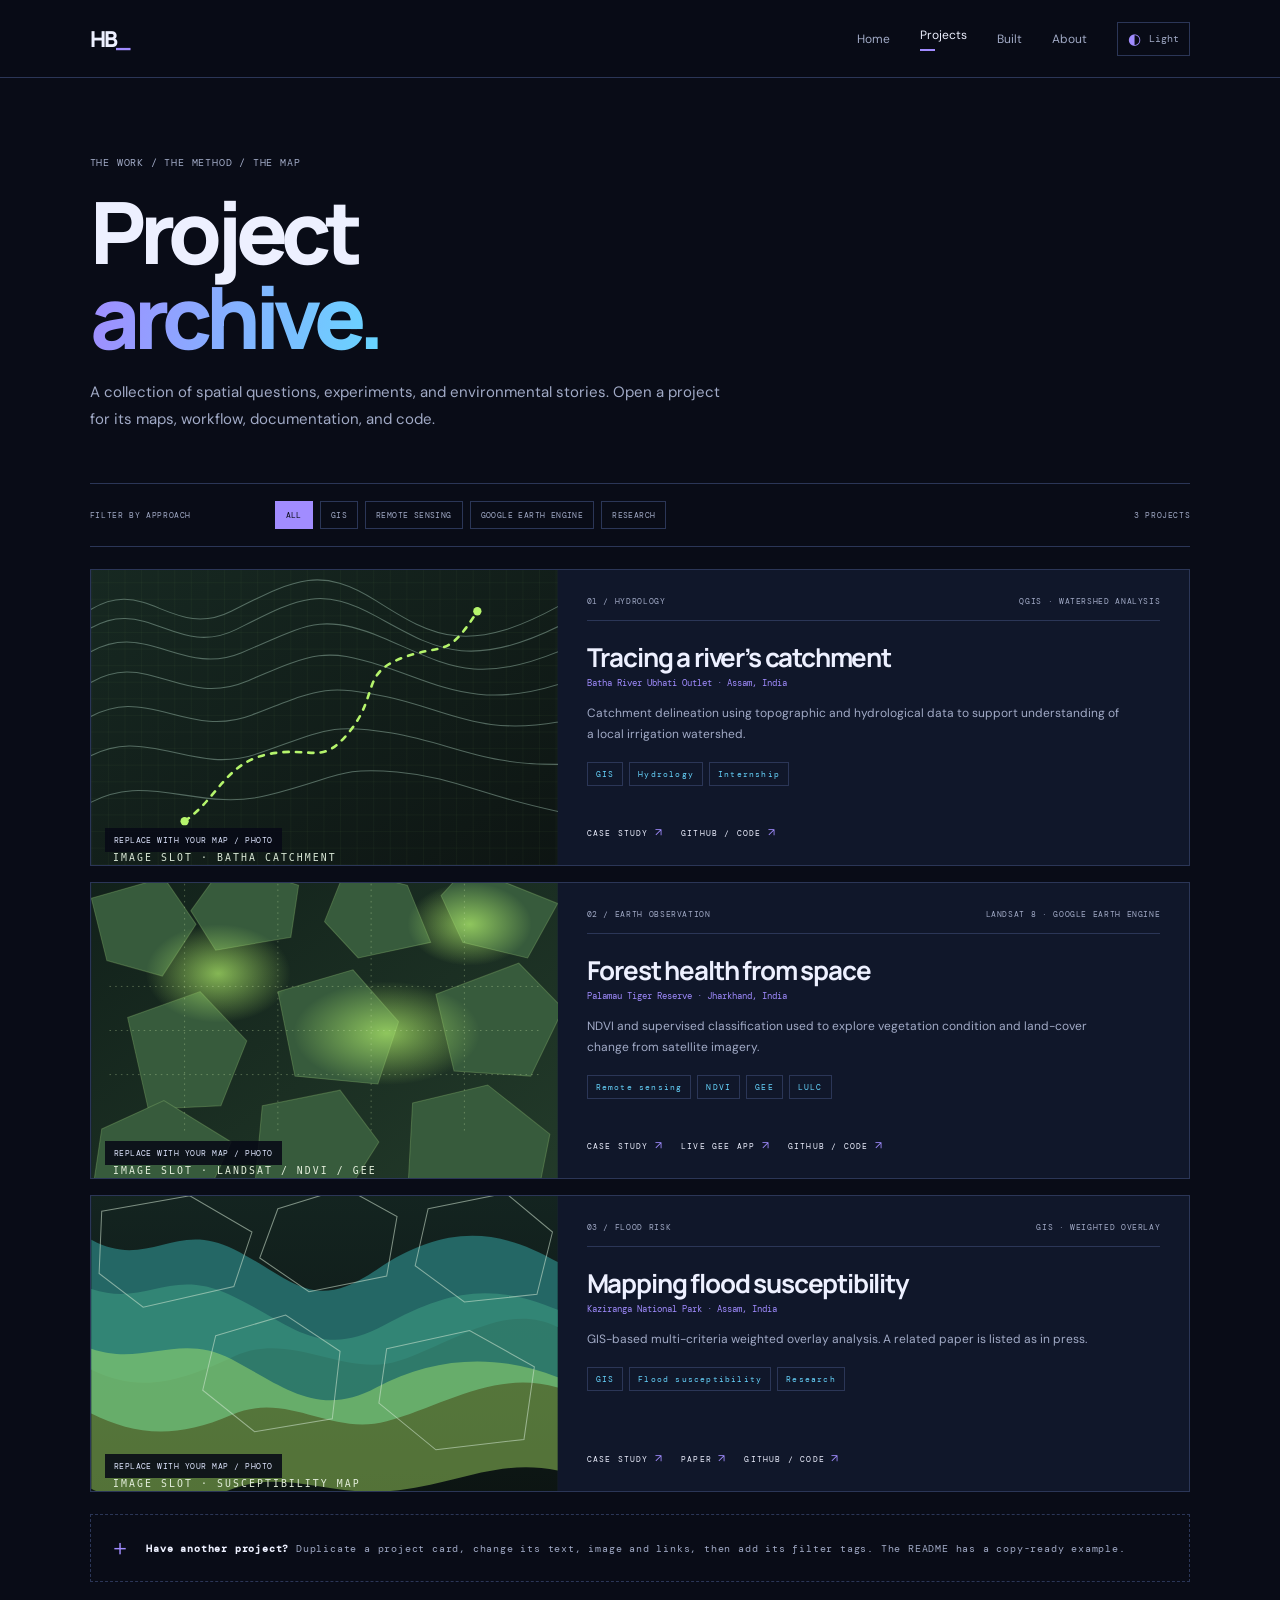
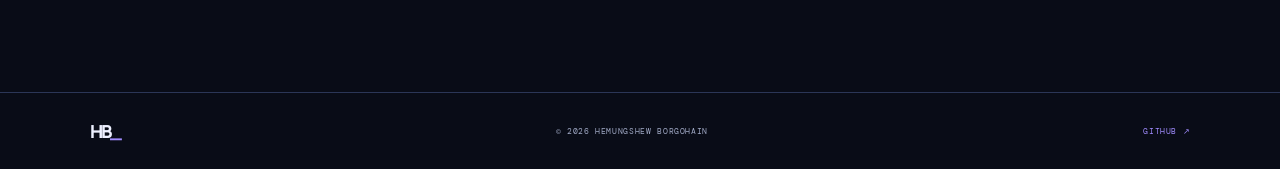
<file: projects.html>
<!doctype html>
<html lang="en" data-theme="dark">
<head>
  <meta charset="utf-8"><meta name="viewport" content="width=device-width, initial-scale=1"><meta name="theme-color" content="#0b1110">
  <meta name="description" content="GIS, remote sensing, geospatial analysis, and Google Earth Engine project case studies.">
  <title>Projects | Hemungshew Borgohain</title>
  <link rel="preconnect" href="https://fonts.googleapis.com"><link rel="preconnect" href="https://fonts.gstatic.com" crossorigin><link href="https://fonts.googleapis.com/css2?family=DM+Mono:wght@400;500&family=DM+Sans:wght@400;500;600;700&family=Manrope:wght@400;500;600;700;800&display=swap" rel="stylesheet"><link rel="stylesheet" href="styles.css">
</head>
<body>
  <header class="site-header"><a class="brand" href="index.html" aria-label="Home">HB<span>_</span></a><button class="menu-toggle" aria-expanded="false" aria-controls="site-nav" aria-label="Open navigation">☰</button><nav id="site-nav" class="site-nav" aria-label="Main navigation"><a class="nav-link" href="index.html">Home</a><a class="nav-link active" href="projects.html">Projects</a><a class="nav-link" href="built.html">Built</a><a class="nav-link" href="about.html">About</a><button class="theme-toggle" type="button" aria-label="Switch color theme" title="Switch color theme"><span class="theme-icon">◐</span><span class="theme-label">Light</span></button></nav></header>
  <main class="wrap page-main">
    <section class="page-intro"><p class="eyebrow">THE WORK / THE METHOD / THE MAP</p><h1>Project<br><span class="gradient-text">archive.</span></h1><p class="page-lead">A collection of spatial questions, experiments, and environmental stories. Open a project for its maps, workflow, documentation, and code.</p></section>
    <div class="project-toolbar"><span class="toolbar-label">FILTER BY APPROACH</span><div class="filters" aria-label="Filter projects"><button class="filter-button is-active" type="button" data-filter="all" aria-pressed="true">ALL</button><button class="filter-button" type="button" data-filter="gis" aria-pressed="false">GIS</button><button class="filter-button" type="button" data-filter="remote-sensing" aria-pressed="false">REMOTE SENSING</button><button class="filter-button" type="button" data-filter="gee" aria-pressed="false">GOOGLE EARTH ENGINE</button><button class="filter-button" type="button" data-filter="research" aria-pressed="false">RESEARCH</button></div><span class="project-count"><span data-visible-count>3</span> PROJECTS</span></div>

    <!-- PROJECT CARD: edit title, description, tags and links. See README.md to add more. -->
    <div class="project-list">
      <article class="project-card" id="batha" data-category="gis">
        <a class="project-image" href="project-template.html" aria-label="Open Batha River project detail template"><img src="assets/batha-placeholder.svg" alt="Placeholder artwork for Batha River watershed project"><span class="image-label">REPLACE WITH YOUR MAP / PHOTO</span></a>
        <div class="project-info"><div class="project-meta"><span>01 / HYDROLOGY</span><span>QGIS · WATERSHED ANALYSIS</span></div><h2>Tracing a river’s catchment</h2><p class="project-location">Batha River Ubhati Outlet · Assam, India</p><p class="project-summary">Catchment delineation using topographic and hydrological data to support understanding of a local irrigation watershed.</p><div class="tag-row"><span>GIS</span><span>Hydrology</span><span>Internship</span></div><div class="project-links"><a href="project-template.html">CASE STUDY <b>↗</b></a><a href="https://github.com/YOUR-USERNAME/YOUR-REPOSITORY" target="_blank" rel="noopener noreferrer">GITHUB / CODE <b>↗</b></a></div></div>
      </article>

      <article class="project-card" id="palamau" data-category="remote-sensing gee">
        <a class="project-image" href="project-template.html" aria-label="Open Palamau project detail template"><img src="assets/palamau-placeholder.svg" alt="Placeholder artwork for Palamau forest remote sensing project"><span class="image-label">REPLACE WITH YOUR MAP / PHOTO</span></a>
        <div class="project-info"><div class="project-meta"><span>02 / EARTH OBSERVATION</span><span>LANDSAT 8 · GOOGLE EARTH ENGINE</span></div><h2>Forest health from space</h2><p class="project-location">Palamau Tiger Reserve · Jharkhand, India</p><p class="project-summary">NDVI and supervised classification used to explore vegetation condition and land-cover change from satellite imagery.</p><div class="tag-row"><span>Remote sensing</span><span>NDVI</span><span>GEE</span><span>LULC</span></div><div class="project-links"><a href="project-template.html">CASE STUDY <b>↗</b></a><a href="https://YOUR-GEE-APP-URL" target="_blank" rel="noopener noreferrer">LIVE GEE APP <b>↗</b></a><a href="https://github.com/YOUR-USERNAME/YOUR-REPOSITORY" target="_blank" rel="noopener noreferrer">GITHUB / CODE <b>↗</b></a></div></div>
      </article>

      <article class="project-card" id="kaziranga" data-category="gis research">
        <a class="project-image" href="project-template.html" aria-label="Open Kaziranga project detail template"><img src="assets/kaziranga-placeholder.svg" alt="Placeholder artwork for Kaziranga flood susceptibility project"><span class="image-label">REPLACE WITH YOUR MAP / PHOTO</span></a>
        <div class="project-info"><div class="project-meta"><span>03 / FLOOD RISK</span><span>GIS · WEIGHTED OVERLAY</span></div><h2>Mapping flood susceptibility</h2><p class="project-location">Kaziranga National Park · Assam, India</p><p class="project-summary">GIS-based multi-criteria weighted overlay analysis. A related paper is listed as in press.</p><div class="tag-row"><span>GIS</span><span>Flood susceptibility</span><span>Research</span></div><div class="project-links"><a href="project-template.html">CASE STUDY <b>↗</b></a><a href="https://YOUR-PUBLICATION-OR-PDF-LINK" target="_blank" rel="noopener noreferrer">PAPER <b>↗</b></a><a href="https://github.com/YOUR-USERNAME/YOUR-REPOSITORY" target="_blank" rel="noopener noreferrer">GITHUB / CODE <b>↗</b></a></div></div>
      </article>
    </div>
    <aside class="add-project-hint"><span class="hint-icon">＋</span><p><strong>Have another project?</strong> Duplicate a project card, change its text, image and links, then add its filter tags. The README has a copy-ready example.</p></aside>
  </main>
  <footer class="site-footer"><div class="wrap footer-inner"><a class="brand" href="index.html">HB<span>_</span></a><span>© <span data-current-year>2026</span> HEMUNGSHEW BORGOHAIN</span><a class="footer-link" href="https://github.com/hemungshewborgohain7777" target="_blank" rel="noopener noreferrer">GITHUB ↗</a></div></footer>
  <script src="app.js" defer></script>
</body>
</html>
</file>
<file: styles.css>
:root{color-scheme:dark;--bg:#090c17;--surface:#10172a;--surface-2:#171f38;--ink:#edf0ff;--muted:#a1aac6;--line:#2b3657;--accent:#a18cff;--cyan:#67d6ff;--orange:#c38cff;--mono:'DM Mono',monospace;--sans:'DM Sans',Arial,sans-serif;--display:'Manrope','DM Sans',Arial,sans-serif;--header:rgba(9,12,23,.86);--shadow:rgba(0,0,0,.32)}
html[data-theme="light"]{color-scheme:light;--bg:#f0f2fc;--surface:#fafaff;--surface-2:#e5e9fa;--ink:#161b36;--muted:#5e6889;--line:#ced5ed;--accent:#6554d9;--cyan:#187fb5;--orange:#8b55ba;--header:rgba(240,242,252,.88);--shadow:rgba(30,40,85,.12)}
*{box-sizing:border-box}html{scroll-behavior:smooth}body{margin:0;background:var(--bg);color:var(--ink);font-family:var(--sans);font-size:15px;-webkit-font-smoothing:antialiased;transition:background .25s,color .25s}a{color:inherit;text-decoration:none}button{font:inherit}.wrap{width:min(1160px,86vw);margin-inline:auto}.site-header{height:78px;padding-inline:7vw;display:flex;align-items:center;justify-content:space-between;border-bottom:1px solid var(--line);position:sticky;top:0;z-index:20;background:var(--header);backdrop-filter:blur(16px)}.brand{font:800 22px var(--display);letter-spacing:-1.7px}.brand span{color:var(--accent)}.site-nav{display:flex;align-items:center;gap:30px}.nav-link{color:var(--muted);font-size:12px;transition:color .2s}.nav-link:hover,.nav-link.active{color:var(--ink)}.nav-link.active:after{content:"";display:block;width:15px;height:2px;background:var(--accent);margin-top:6px}.theme-toggle,.menu-toggle{background:none;color:var(--ink);border:1px solid var(--line);cursor:pointer}.theme-toggle{height:34px;padding:0 10px;display:flex;align-items:center;gap:8px;font:10px var(--mono);color:var(--muted)}.theme-icon{font-size:15px;color:var(--accent)}.menu-toggle{display:none;width:38px;height:35px;border-radius:3px}.eyebrow,.hero-meta,.visual-top,.visual-bottom,.visual-stamp,.card-kicker,.card-foot,.ticker,.toolbar-label,.project-count,.project-meta,.tag-row,.project-links,.footer-inner,.note-count,.add-project-hint,.template-note,.template-section-label{font-family:var(--mono);letter-spacing:.08em}.eyebrow{color:var(--muted);font-size:10px;display:flex;align-items:center;gap:9px;margin:0 0 26px}.live-dot{width:7px;height:7px;border-radius:50%;background:var(--accent);box-shadow:0 0 12px var(--accent)}.eyebrow-divider{color:var(--line)}.accent{color:var(--accent)}
.hero{min-height:620px;display:grid;grid-template-columns:1fr 1fr;align-items:center;gap:4vw;padding-block:70px 75px}.hero-content{position:relative;z-index:2}.hero h1,.page-intro h1{font:800 clamp(50px,6.2vw,79px)/.99 var(--display);letter-spacing:-.07em;margin:0 0 25px}.gradient-text{background:linear-gradient(100deg,var(--accent),var(--cyan));color:transparent;background-clip:text;-webkit-background-clip:text}.hero-intro{max-width:490px;line-height:1.8;color:var(--muted);font-size:15px}.hero-intro strong{color:var(--ink);font-weight:600}.hero-cta{display:flex;align-items:center;gap:28px;margin-top:31px}.button{display:inline-flex;align-items:center;gap:24px;padding:13px 16px;font-size:12px;font-weight:700}.button-primary{background:var(--accent);color:#101327}.button-primary:hover{filter:brightness(1.08);transform:translateY(-2px)}.underlink{font-size:12px;font-weight:600;border-bottom:1px solid var(--accent);padding-bottom:6px}.underlink span{color:var(--accent);margin-left:6px}.hero-meta{display:flex;gap:20px;flex-wrap:wrap;margin-top:48px;color:#7782a8;font-size:8px}.hero-visual{height:455px;position:relative;border:1px solid var(--line);background:radial-gradient(ellipse at 47% 49%,#1b2140 0,#101629 62%,#0b1020 100%);color:#a6b7d9;overflow:hidden}html[data-theme="light"] .hero-visual{background:radial-gradient(ellipse at 47% 49%,#e3e6fb 0,#edf0fb 62%,#e3e8f8 100%)}.visual-top,.visual-bottom{position:absolute;left:20px;right:20px;display:flex;justify-content:space-between;color:var(--muted);font-size:8px;z-index:2}.visual-top{top:18px}.visual-bottom{bottom:17px}.coord-dot{color:var(--accent)}.topo-map{width:100%;height:100%;color:#8895c3}.visual-stamp{position:absolute;right:17px;bottom:49px;font-size:8px;line-height:1.8;color:var(--muted);text-align:right}.visual-stamp b{color:var(--accent);font-weight:400}.ticker{border-block:1px solid var(--line);overflow:hidden}.ticker-inner{height:58px;display:flex;align-items:center;justify-content:space-around;gap:24px;white-space:nowrap;color:var(--muted);font-size:9px}.ticker i{color:var(--accent);font-style:normal;font-size:13px}.section{padding-block:100px 112px}.section-head{display:flex;align-items:end;justify-content:space-between;margin-bottom:28px}.section-head .eyebrow{margin-bottom:12px}.section-head h2{font:700 clamp(32px,4vw,46px)/1.05 var(--display);letter-spacing:-.055em;margin:0}.featured-grid{display:grid;grid-template-columns:1.14fr .86fr;gap:17px}.feature-card{height:335px;position:relative;overflow:hidden;background:var(--surface-2);display:block}.feature-card.feature-large{height:400px}.feature-card img{width:100%;height:100%;object-fit:cover;transition:transform .5s,filter .5s;filter:brightness(.77) saturate(.88)}.feature-card:after{content:"";position:absolute;inset:35% 0 0;background:linear-gradient(transparent,rgba(4,6,18,.92));pointer-events:none}.feature-card:hover img{transform:scale(1.035);filter:brightness(.9)}.feature-overlay{position:absolute;z-index:1;left:26px;right:24px;bottom:23px;color:#eff1ff}.card-kicker,.card-foot{font-size:8px;color:#c3cbea}.feature-overlay h3{font:700 clamp(24px,3vw,36px)/1.08 var(--display);letter-spacing:-.05em;margin:15px 0 24px}.card-foot{display:flex;justify-content:space-between;align-items:center}.card-foot b{font:18px var(--sans);color:var(--accent)}.home-note{display:grid;grid-template-columns:50px 1fr auto;align-items:center;gap:18px;margin-top:28px;padding:22px 0;border-top:1px solid var(--line);border-bottom:1px solid var(--line)}.note-mark{font-size:20px;color:var(--accent)}.home-note p{font-size:13px;color:var(--muted);line-height:1.7;margin:0}.home-note strong{color:var(--ink)}.note-count{font-size:8px;color:var(--muted)}
.site-footer{border-top:1px solid var(--line)}.footer-inner{min-height:76px;display:flex;align-items:center;justify-content:space-between;color:var(--muted);font-size:8px}.footer-inner .brand{font:800 18px var(--display);color:var(--ink)}.footer-link{color:var(--accent)}
.page-main{padding-block:78px 110px}.page-intro{max-width:760px;margin-bottom:50px}.page-intro .eyebrow{margin-bottom:20px}.page-intro h1{font-size:clamp(52px,7vw,86px);margin-bottom:20px}.page-lead{max-width:630px;color:var(--muted);font-size:15px;line-height:1.8;margin:0}.project-toolbar{display:grid;grid-template-columns:170px 1fr auto;align-items:center;gap:15px;border-block:1px solid var(--line);padding:17px 0;margin-bottom:22px}.toolbar-label,.project-count{font-size:8px;color:var(--muted)}.project-count{text-align:right}.filters{display:flex;gap:7px;flex-wrap:wrap}.filter-button{border:1px solid var(--line);background:transparent;color:var(--muted);padding:8px 10px;cursor:pointer;font:8px var(--mono);letter-spacing:.05em;transition:all .2s}.filter-button:hover,.filter-button.is-active{color:var(--bg);background:var(--accent);border-color:var(--accent)}.project-list{display:grid;gap:16px}.project-card{display:grid;grid-template-columns:minmax(250px,.85fr) 1.15fr;background:var(--surface);border:1px solid var(--line);transition:border-color .2s,transform .2s}.project-card:hover{border-color:#625d9c;transform:translateY(-2px)}.project-card[hidden]{display:none}.project-image{position:relative;min-height:295px;overflow:hidden;background:var(--surface-2)}.project-image img{display:block;width:100%;height:100%;position:absolute;inset:0;object-fit:cover;transition:transform .4s}.project-card:hover .project-image img{transform:scale(1.03)}.image-label{position:absolute;bottom:13px;left:14px;padding:7px 9px;background:rgba(7,10,22,.88);color:#dfe6ff;font:8px var(--mono);letter-spacing:.06em}.project-info{padding:26px 29px;display:flex;flex-direction:column;align-items:flex-start}.project-meta{display:flex;width:100%;justify-content:space-between;gap:10px;color:var(--muted);font-size:8px;padding-bottom:14px;border-bottom:1px solid var(--line)}.project-info h2{font:700 26px/1.16 var(--display);letter-spacing:-.045em;margin:21px 0 5px}.project-location{font:9px var(--mono);color:var(--accent);margin:0 0 14px}.project-summary{font-size:12px;line-height:1.75;color:var(--muted);max-width:540px;margin:0 0 17px}.tag-row{display:flex;flex-wrap:wrap;gap:6px}.tag-row span{font-size:8px;color:var(--cyan);border:1px solid var(--line);padding:6px 8px}.project-links{margin-top:auto;padding-top:22px;display:flex;gap:18px;flex-wrap:wrap}.project-links a{font-size:8px;color:var(--ink)}.project-links b{font:11px var(--sans);color:var(--accent)}.project-links a:hover{color:var(--accent)}.add-project-hint{margin-top:22px;border:1px dashed var(--line);padding:18px;display:flex;align-items:center;gap:15px;color:var(--muted);font-size:10px;line-height:1.7}.add-project-hint p{margin:0}.add-project-hint strong{color:var(--ink)}.hint-icon{font:22px var(--sans);color:var(--accent)}
.about-grid{display:grid;grid-template-columns:.8fr 1.2fr;gap:8vw;align-items:start}.profile-frame{position:relative;max-width:370px;border:1px solid var(--line);padding:10px;background:var(--surface)}.profile-frame img{display:block;width:100%;aspect-ratio:4/5;object-fit:cover;background:var(--surface-2)}.profile-caption{display:flex;justify-content:space-between;padding:12px 5px 4px;font:8px var(--mono);color:var(--muted)}.about-copy{padding-top:10px}.about-copy h2{font:700 26px var(--display);letter-spacing:-.04em;margin:35px 0 14px}.about-copy p{font-size:13px;color:var(--muted);line-height:1.9}.about-copy .page-lead{font-size:16px;color:var(--ink);line-height:1.7;margin-bottom:22px}.skill-cloud{display:flex;gap:8px;flex-wrap:wrap}.skill-cloud span{padding:9px 11px;border:1px solid var(--line);font:9px var(--mono);color:var(--muted)}.contact-links{display:flex;gap:11px;flex-wrap:wrap;margin-top:17px}.contact-links a{font:9px var(--mono);padding:10px 12px;border:1px solid var(--line);color:var(--accent)}.contact-links a:hover{background:var(--surface-2)}
.template-hero{padding-block:65px 35px;border-bottom:1px solid var(--line)}.template-hero .eyebrow{margin-bottom:15px}.template-hero h1{font:800 clamp(40px,6vw,70px)/1 var(--display);letter-spacing:-.065em;margin:0 0 16px}.template-hero .project-location{font-size:10px}.template-layout{display:grid;grid-template-columns:minmax(0,1fr) 260px;gap:45px;padding-block:35px 95px}.template-content section{padding:25px 0;border-bottom:1px solid var(--line)}.template-content h2{font:700 21px var(--display);margin:0 0 12px}.template-content p,.template-content li{font-size:13px;line-height:1.85;color:var(--muted)}.template-content ul{padding-left:18px}.template-image{width:100%;max-height:500px;object-fit:cover;border:1px solid var(--line)}.template-sidebar{border-left:1px solid var(--line);padding-left:24px}.template-section-label{font-size:8px;color:var(--muted);margin:0 0 12px}.template-sidebar .tag-row{margin-bottom:26px}.template-sidebar .contact-links{display:grid}.template-sidebar .contact-links a{display:block}.embed-placeholder{min-height:270px;border:1px dashed var(--line);display:grid;place-items:center;text-align:center;padding:24px;color:var(--muted);font:10px/1.8 var(--mono);background:var(--surface)}.code-placeholder{padding:16px;background:#070a15;border:1px solid var(--line);color:var(--accent);font:11px/1.7 var(--mono);overflow:auto}.template-note{font-size:8px;color:var(--muted);line-height:1.7;border-left:2px solid var(--accent);padding:10px 14px;background:var(--surface)}
@media(max-width:850px){.hero{grid-template-columns:1fr;gap:38px;padding-top:57px}.hero-visual{height:min(68vw,430px)}.hero-meta{margin-top:31px}.project-toolbar{grid-template-columns:1fr auto}.toolbar-label{grid-column:1/-1}.filters{grid-column:1}.project-count{grid-column:2;grid-row:2}.project-card{grid-template-columns:.85fr 1.15fr}.project-info{padding:21px}.project-meta{flex-direction:column;gap:6px}.project-info h2{font-size:23px}.template-layout{grid-template-columns:1fr}.template-sidebar{border-left:0;border-top:1px solid var(--line);padding:25px 0 0}.template-sidebar .contact-links{display:flex}}
@media(max-width:620px){.site-header{height:66px;padding-inline:7vw}.menu-toggle{display:block}.site-nav{display:none;position:absolute;top:65px;left:0;right:0;background:var(--bg);border-bottom:1px solid var(--line);padding:18px 7vw 22px;flex-direction:column;align-items:flex-start;gap:17px}.site-nav.is-open{display:flex}.theme-toggle{margin-top:2px}.hero{min-height:auto;padding-block:58px 55px}.hero h1{font-size:clamp(48px,12vw,66px)}.hero-visual{height:78vw;min-height:280px}.hero-meta{font-size:7px;gap:10px}.ticker-inner{justify-content:flex-start;min-width:700px;animation:ticker-scroll 26s linear infinite}@keyframes ticker-scroll{to{transform:translateX(-28%)}}.section{padding-block:65px}.section-head{align-items:flex-start;gap:15px}.section-head h2{font-size:34px}.section-head>.underlink{margin-top:22px;white-space:nowrap}.featured-grid{grid-template-columns:1fr}.feature-card,.feature-card.feature-large{height:300px}.home-note{grid-template-columns:25px 1fr}.note-count{grid-column:2}.footer-inner{min-height:82px;gap:12px;flex-wrap:wrap;padding-block:17px}.page-main{padding-block:52px 75px}.page-intro{margin-bottom:34px}.project-toolbar{grid-template-columns:1fr}.toolbar-label,.filters,.project-count{grid-column:1;grid-row:auto}.project-count{text-align:left}.project-card{grid-template-columns:1fr}.project-image{min-height:250px}.project-info{padding:21px}.project-meta{flex-direction:row;flex-wrap:wrap}.about-grid{grid-template-columns:1fr;gap:35px}.profile-frame{max-width:330px}.template-layout{gap:18px}.template-hero{padding-top:50px}}
@media(prefers-reduced-motion:reduce){*,*::before,*::after{scroll-behavior:auto!important;animation-duration:.01ms!important;animation-iteration-count:1!important;transition-duration:.01ms!important}}

.gee-frame{display:block;width:100%;min-height:560px;border:1px solid var(--line);background:var(--surface)}
</file>
